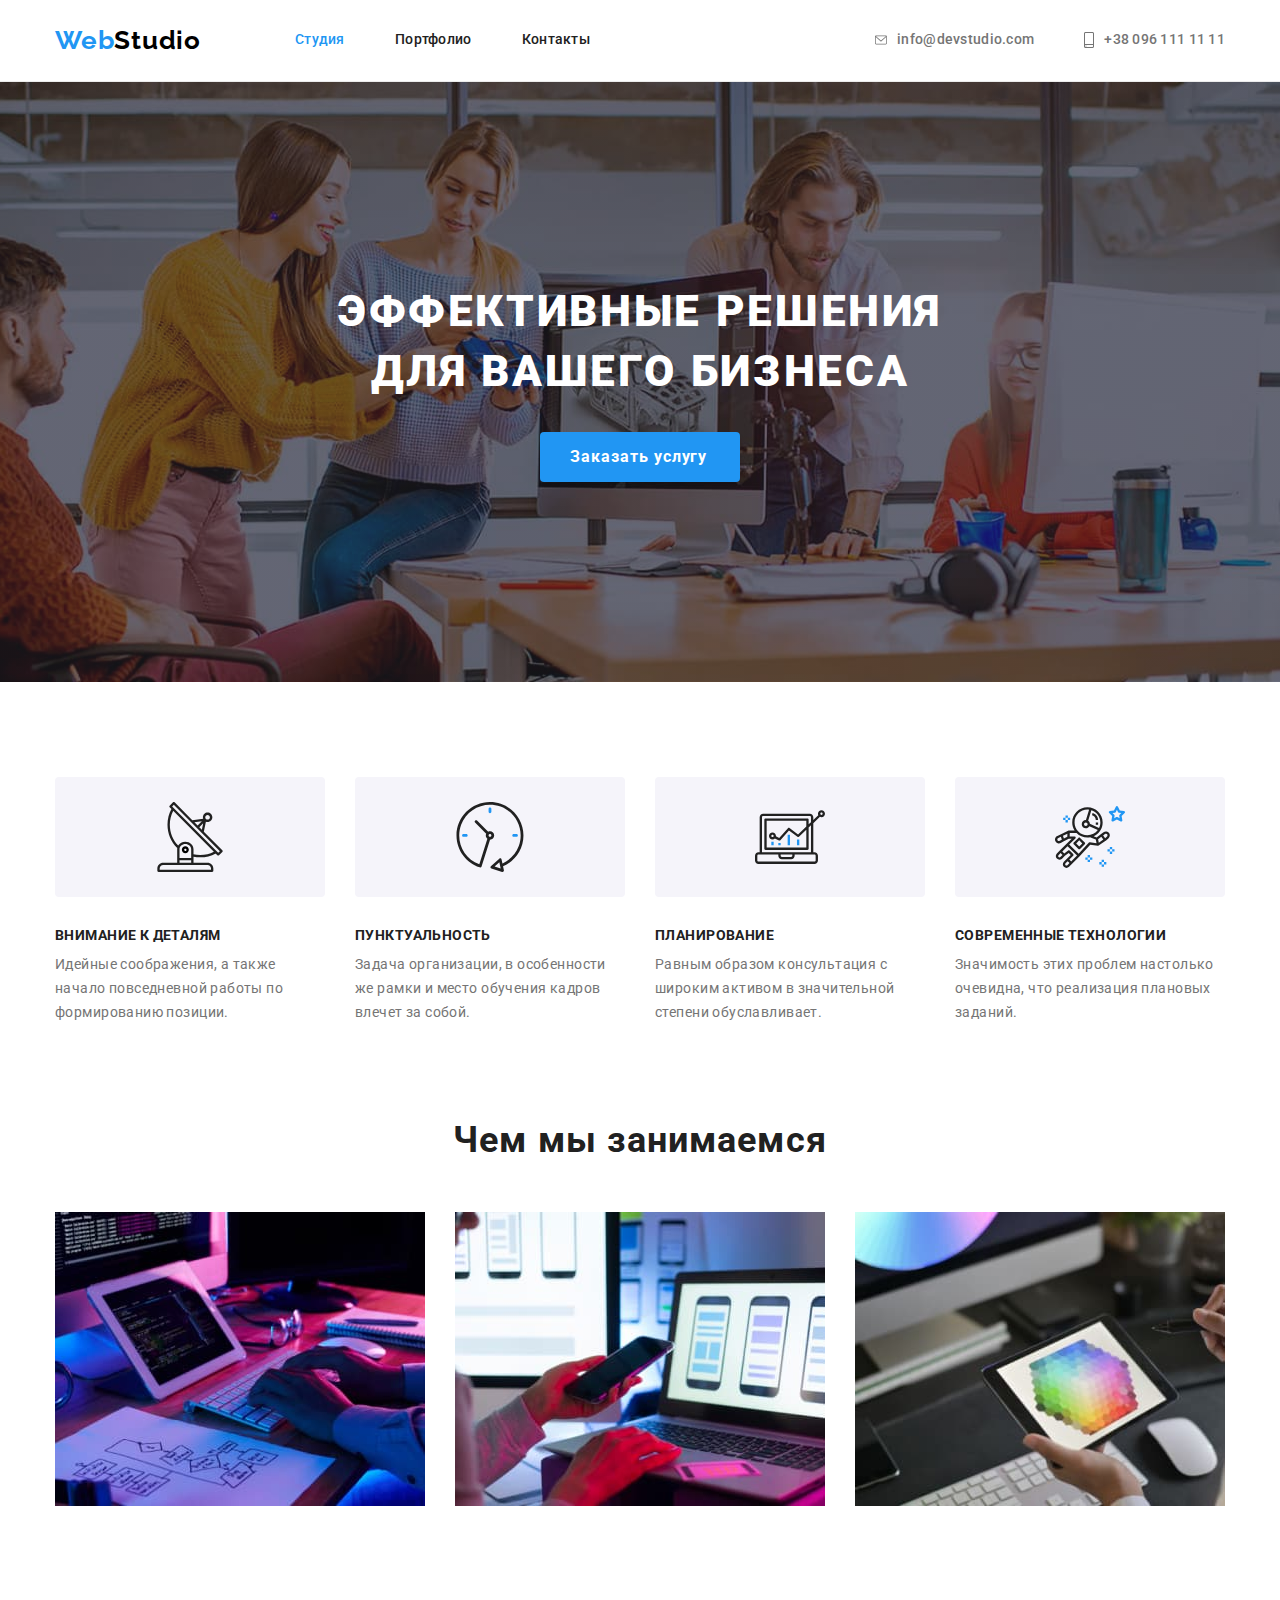
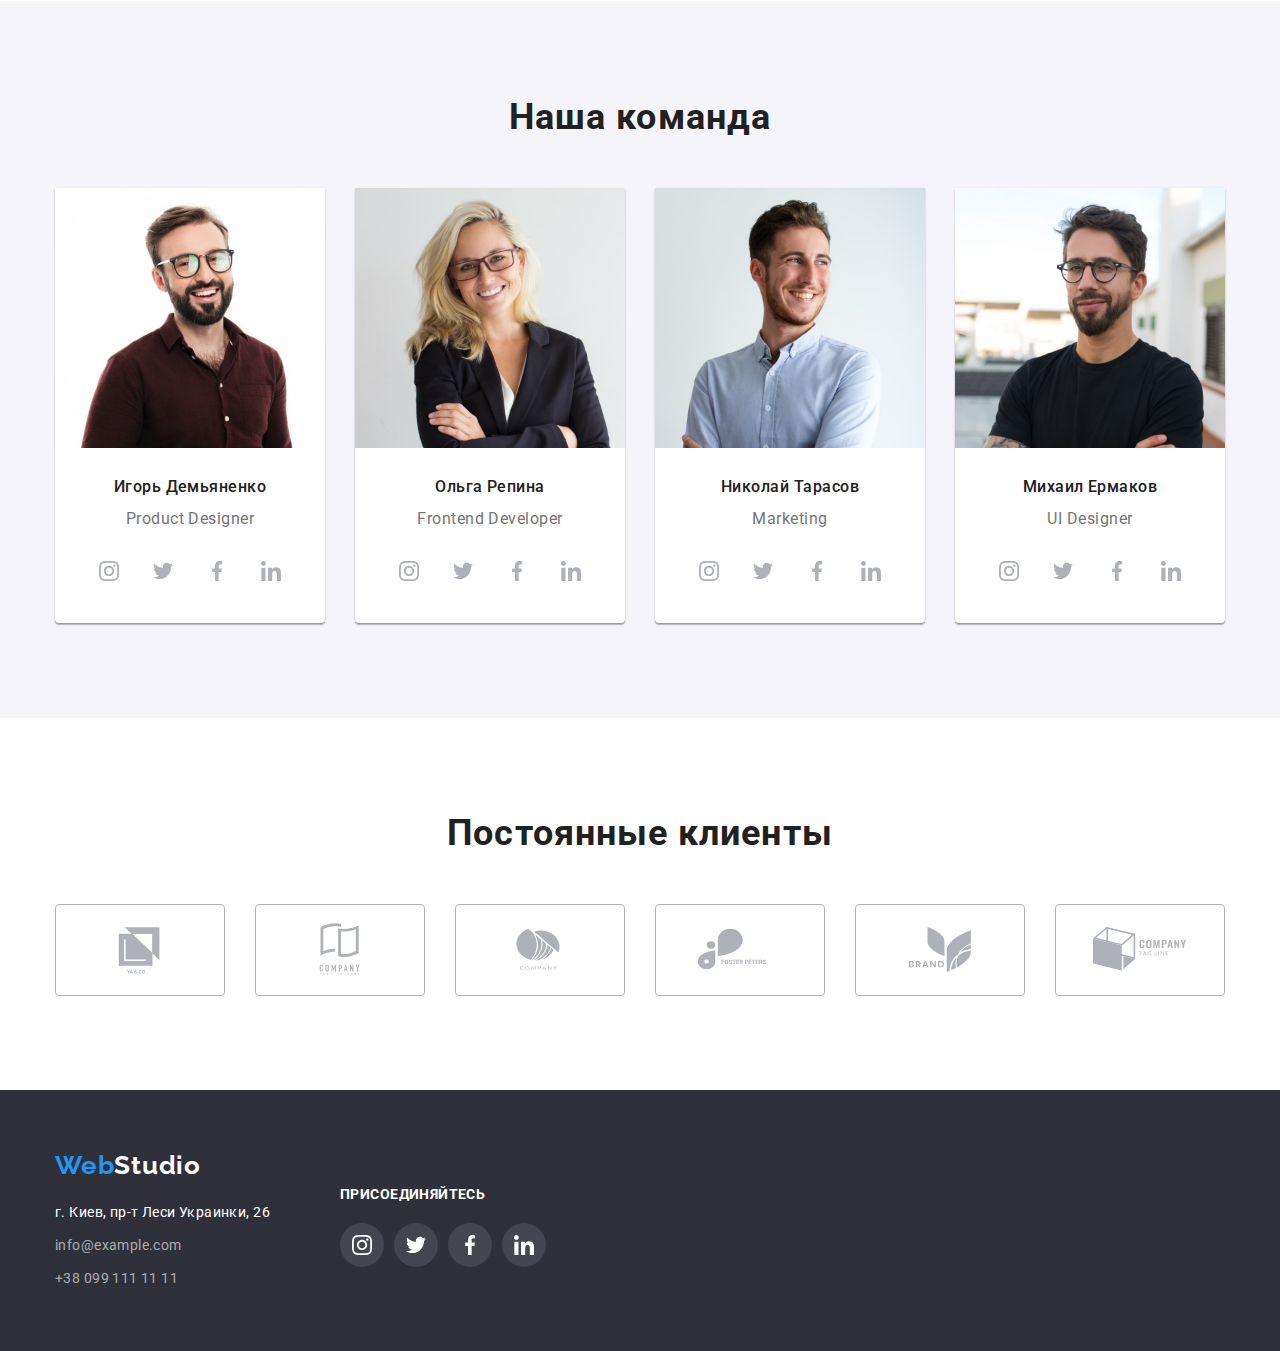
<file: index.html>
<!DOCTYPE html>
<html lang="ru">
<head>
    <meta charset="UTF-8">
    <meta http-equiv="X-UA-Compatible" content="IE=edge">
    <meta name="viewport" content="width=device-width, initial-scale=1.0">
    <title>Document</title>
    <link rel="stylesheet" href="./css/styles.css">
    <!-- fonts -->
    <link rel="preconnect" href="https://fonts.googleapis.com">
    <link rel="preconnect" href="https://fonts.gstatic.com" crossorigin>
    <link href="https://fonts.googleapis.com/css2?family=Raleway:wght@700&family=Roboto:wght@400;500;700;900&display=swap"
        rel="stylesheet">
    <!-- Normalize CSS -->
    <link rel="stylesheet" href="https://cdn.jsdelivr.net/npm/modern-normalize@1.1.0/modern-normalize.min.css" />
    <!-- my CSS -->
    <link rel="stylesheet" href="./css/styles.css">
</head>

<body class="body">
    <header class="page-header page-header-line">
        <section class="header-container container">
            <a class="logo link" href="./index.html">Web<span style="color:#000000 ;">Studio</span></a>
            <nav class="header-nav">
                <ul class="header-list list">
                    <li class="header-list-items"><a class="current-page link" href="./index.html">Студия</a></li>
                    <li class="header-list-items"><a class="pages-links link" href="./portfolio.html">Портфолио</a></li>
                    <li class="header-list-items"><a class="pages-links link" href="">Контакты</a></li>
                </ul>
            </nav>
        
            <ul class="header-mail-tel list">
                <li class="header-contacts"><a class="header-contacts-links mail link" href="mailto:info@devstudio.com">
                    <svg class="headericons" height="16" width="12">
                        <use href="./images/icons.svg#icon-hover-convert"></use>
                    </svg>
                    info@devstudio.com</a></li>
                <li class="header-contacts"><a class="header-contacts-links tel link" href="tel:+380961111111">
                    <svg class="headericons" height="16" width="10">
                        <use href="./images/icons.svg#icon-hover-smartphone"></use>
                    </svg>
                    +38 096 111 11 11</a></li>
            </ul>
        </section>
    </header>

<!-- уникальный контент -->
    <main>
        <!-- шапка -->
        <section class="solution">
            <div class="solution-block container">
                <h1 class="main-title">Эффективные решения для вашего бизнеса</h1>
                <button class="btn" type="button">Заказать услугу</button>
            </div>
        </section>

        <!-- особенности -->
        <section class="difference">
            <h2 hidden>Особенности</h2>

            <ul class="difference-list container list">
                <li class="difference-list-items">
                    <div class="icon-box">
                        <svg class="diff-icons" height="70" width="70">
                            <use href="./images/icons.svg#icon-antenna-1"></use>
                        </svg>
                    </div>
                    <h3 class="difference-list-header">Внимание к деталям</h3>
                    <p class="difference-list-paragraph">Идейные соображения, а также начало повседневной работы по формированию позиции.</p>
                </li>
                <li class="difference-list-items">
                    <div class="icon-box">
                        <svg class="diff-icons" height="70" width="70">
                            <use href="./images/icons.svg#icon-clock-1"></use>
                        </svg>
                    </div>
                    <h3 class="difference-list-header">Пунктуальность</h3>
                    <p class="difference-list-paragraph">Задача организации, в особенности же рамки и место обучения кадров влечет за собой.</p>
                </li>
                <li class="difference-list-items">
                    <div class="icon-box">
                        <svg class="diff-icons" height="70" width="70">
                            <use href="./images/icons.svg#icon-diagram-1"></use>
                        </svg>
                    </div>
                    <h3 class="difference-list-header">Планирование</h3>
                    <p class="difference-list-paragraph">Равным образом консультация с широким активом в значительной степени обуславливает.</p>
                </li>
                <li class="difference-list-items">
                    <div class="icon-box">
                        <svg class="diff-icons" height="70" width="70">
                            <use href="./images/icons.svg#icon-astronaut-1"></use>
                        </svg>
                    </div>
                    <h3 class="difference-list-header">Современные технологии</h3>
                    <p class="difference-list-paragraph">Значимость этих проблем настолько очевидна, что реализация плановых заданий.</p>
                </li>
            </ul>
        </section>
        <!-- чем мы занимаемся -->
        <section class="whatwedo container">
            <h2 class="body-headers">Чем мы занимаемся</h2>
            <ul class="whatwedo-list list">
                <li class="whatwedo-list-items"><a href=""><img width="370" height="294" src="./images/mainpage/chemzanimaesya1.jpg"
                    alt="человек набирает код на компьютере"></a></li>
                <li class="whatwedo-list-items"><a href=""><img width="370" height="294" src="./images/mainpage/chemzanimaesya2.jpg"
                    alt="человек разрабатывает дизайн приложения для смартфона"></a></li>
                <li class="whatwedo-list-items"><a href=""><img width="370" height="294" src="./images/mainpage/chemzanimaesya3.jpg"
                    alt="человек подбирает на планшете цветовую гамму для дизайна"></a></li>
            </ul>
        </section>
        <!-- наша команда -->
        <section class="command">
            <div class="container">
                <h2 class="body-headers">Наша команда</h2>
                    <ul class="command-list list">
                        <li class="command-cards">
                            <img width="270" height="260" src="./images/mainpage/main-comanda1-ID.jpg" alt="фото члена команды">
                            <div class="command-persons">
                                <h3 class="command-names">Игорь Демьяненко</h3>
                                <p class="command-proffession" lang="en">Product Designer</p>
                                <ul class="command-person-social-nets">
                                    <li class="list">
                                        <a class="socials-links link" href="">
                                            <svg class="command-icons" width="20px" height="20px">
                                            <use href="./images/icons.svg#icon-insta"></use>
                                            </svg>   
                                        </a>
                                    </li>
                                    <li class="list">
                                        <a class="socials-links link" href="">
                                            <svg class="command-icons">
                                            <use href="./images/icons.svg#icon-twitter"></use>
                                            </svg>   
                                        </a>
                                    </li>
                                    <li class="list">
                                        <a class="socials-links link" href="">
                                            <svg class="command-icons">
                                            <use href="./images/icons.svg#icon-facebook"></use>
                                            </svg>   
                                        </a>
                                    </li>
                                    <li class="list">
                                        <a class="socials-links link" href="">
                                            <svg class="command-icons">
                                            <use href="./images/icons.svg#icon-linkedin"></use>
                                            </svg>   
                                        </a>
                                    </li>
                                </ul>
                        </div>
                        </li>
                        <li class="command-cards">
                            <img width="270" height="260" src="./images/mainpage/main-comanda2-OR.jpg" 
                                alt="фото члена команды">
                            <div class="command-persons">
                                <h3 class="command-names">Ольга Репина</h3>
                                <p class="command-proffession" lang="en">Frontend Developer</p>
                                <ul class="command-person-social-nets">
                                    <li class="list">
                                        <a class="socials-links link" href="">
                                            <svg class="command-icons">
                                            <use href="./images/icons.svg#icon-insta"></use>
                                            </svg>   
                                        </a>
                                    </li>
                                    <li class="list">
                                        <a class="socials-links link" href="">
                                            <svg class="command-icons">
                                            <use href="./images/icons.svg#icon-twitter"></use>
                                            </svg>   
                                        </a>
                                    </li>
                                    <li class="list">
                                        <a class="socials-links link" href="">
                                            <svg class="command-icons">
                                            <use href="./images/icons.svg#icon-facebook"></use>
                                            </svg>   
                                        </a>
                                    </li>
                                    <li class="list">
                                        <a class="socials-links link" href="">
                                            <svg class="command-icons">
                                            <use href="./images/icons.svg#icon-linkedin"></use>
                                            </svg>   
                                        </a>
                                    </li>
                                </ul>
                            </div>
                        </li>
                        <li class="command-cards">
                            <img width="270" height="260" src="./images/mainpage/main-comanda3-NT.jpg" 
                                alt="фото члена команды">
                            <div class="command-persons">
                                <h3 class="command-names">Николай Тарасов</h3>
                                <p class="command-proffession" lang="en">Marketing</p>
                                <ul class="command-person-social-nets">
                                    <li class="list">
                                        <a class="socials-links link" href="">
                                            <svg class="command-icons">
                                            <use href="./images/icons.svg#icon-insta"></use>
                                            </svg>   
                                        </a>
                                    </li>
                                    <li class="list">
                                        <a class="socials-links link" href="">
                                            <svg class="command-icons">
                                            <use href="./images/icons.svg#icon-twitter"></use>
                                            </svg>   
                                        </a>
                                    </li>
                                    <li class="list">
                                        <a class="socials-links link" href="">
                                            <svg class="command-icons">
                                            <use href="./images/icons.svg#icon-facebook"></use>
                                            </svg>   
                                        </a>
                                    </li>
                                    <li class="list">
                                        <a class="socials-links link" href="">
                                            <svg class="command-icons">
                                            <use href="./images/icons.svg#icon-linkedin"></use>
                                            </svg>   
                                        </a>
                                    </li>
                                </ul>
                            </div>
                        </li>
                        <li class="command-cards">
                            <img width="270" height="260" src="./images/mainpage/main-comanda4-ME.jpg" 
                                alt="фото члена команды">
                            <div class="command-persons">
                                <h3 class="command-names">Михаил Ермаков</h3>
                                <p class="command-proffession" lang="en">UI Designer</p>
                                <ul class="command-person-social-nets">
                                    <li class="list">
                                        <a class="socials-links link" href="">
                                            <svg class="command-icons">
                                            <use href="./images/icons.svg#icon-insta"></use>
                                            </svg>   
                                        </a>
                                    </li>
                                    <li class="list">
                                        <a class="socials-links link" href="">
                                            <svg class="command-icons">
                                            <use href="./images/icons.svg#icon-twitter"></use>
                                            </svg>   
                                        </a>
                                    </li>
                                    <li class="list">
                                        <a class="socials-links link" href="">
                                            <svg class="command-icons">
                                            <use href="./images/icons.svg#icon-facebook"></use>
                                            </svg>   
                                        </a>
                                    </li>
                                    <li class="list">
                                        <a class="socials-links link" href="">
                                            <svg class="command-icons">
                                            <use href="./images/icons.svg#icon-linkedin"></use>
                                            </svg>   
                                        </a>
                                    </li>
                                </ul>
                            </div>
                        </li>
                    </ul>
            </div>
        </section>
        <!-- Постоянные клиенты -->
        <section class="customers">
            <div class="container">
                <h2 class="body-headers">Постоянные клиенты</h2>
                <ul class="customers-list list">
                    <li class="customers-items">
                        <a href="" class="customers-links">
                            <svg class="customers-icons">
                                <use href="./images/icons.svg#icon-logo-1"></use>
                            </svg>
                        </a>
                    </li>
                    <li class="customers-item">
                        <a href="#" class="customers-links">
                            <svg class="customers-icons">
                                <use href="./images/icons.svg#icon-logo-2"></use>
                            </svg>
                        </a>
                    </li>
                    <li class="customers-item">
                        <a href="#" class="customers-links">
                            <svg class="customers-icons">
                                <use href="./images/icons.svg#icon-logo-3"></use>
                            </svg>
                        </a>
                    </li>
                    <li class="customers-item">
                        <a href="#" class="customers-links">
                            <svg class="customers-icons">
                                <use href="./images/icons.svg#icon-logo-4"></use>
                            </svg>
                        </a>
                    </li>
                    <li class="customers-item">
                        <a href="#" class="customers-links">
                            <svg class="customers-icons">
                                <use href="./images/icons.svg#icon-logo-5"></use>
                            </svg>
                        </a>
                    </li>
                    <li class="customers-item">
                        <a href="#" class="customers-links">
                            <!-- <svg class="customers-svg" width="106" heigth="60"> -->
                            <svg class="customers-icons">
                                <use href="./images/icons.svg#icon-logo-6"></use>
                            </svg>
                        </a>
                    </li>
                </ul>
            </div>
        </section>

    </main>


    <!-- футер -->
    <footer class="footer">
        <div class="container">
            <div class="footer-logo-addr">
                <a class="logo link" href="./index.html">Web<span style="color:#FFFFFF">Studio</span></a>
                    <div class="address-content">
                        <address class="address">
                            <p class="footer-address">г. Киев, пр-т Леси Украинки, 26</p>
                            <ul class="footer-list list">
                                <li class="footer-contacts-el"><a class="footer-contacts link" href="mailto:info@example.com">info@example.com</a></li>
                                <li class="footer-contacts-el"><a class="footer-contacts link" href="tel:+380991111111">+38 099 111 11 11</a></li>
                            </ul>
                        </address>
                    </div>
            </div>
            <div class="footer-wellcome-links">
                <h2 class="footer-wellcome-title">присоединяйтесь</h2>
                    <ul class="footer-social-list list">
                        <li class="footer-social-items">
                            <a href="https://www.instagram.com" class="footer-social-links">
                                <svg class="footer-social-icons">
                                    <use href="./images/icons.svg#icon-insta"></use>
                                </svg>
                            </a>
                        </li>
                        <li class="footer-social-items">
                            <a href="https://twitter.com" class="footer-social-links">
                                <svg class="footer-social-icons">
                                    <use href="./images/icons.svg#icon-twitter"></use>
                                </svg>
                            </a>
                        </li>
                        <li class="footer-social-items">
                            <a href="https://www.facebook.com/" class="footer-social-links">
                                <svg class="footer-social-icons">
                                    <use href="./images/icons.svg#icon-facebook"></use>
                                </svg>
                            </a>
                        </li>
                        <li class="footer-social-items">
                            <a href="https://linkedin.com" class="footer-social-links">
                                <svg class="footer-social-icons">
                                    <use href="./images/icons.svg#icon-linkedin"></use>
                                </svg>
                            </a>
                        </li>
                    </ul>
            </div>
        </div>
    </footer>
    
</body>
</html>
</file>
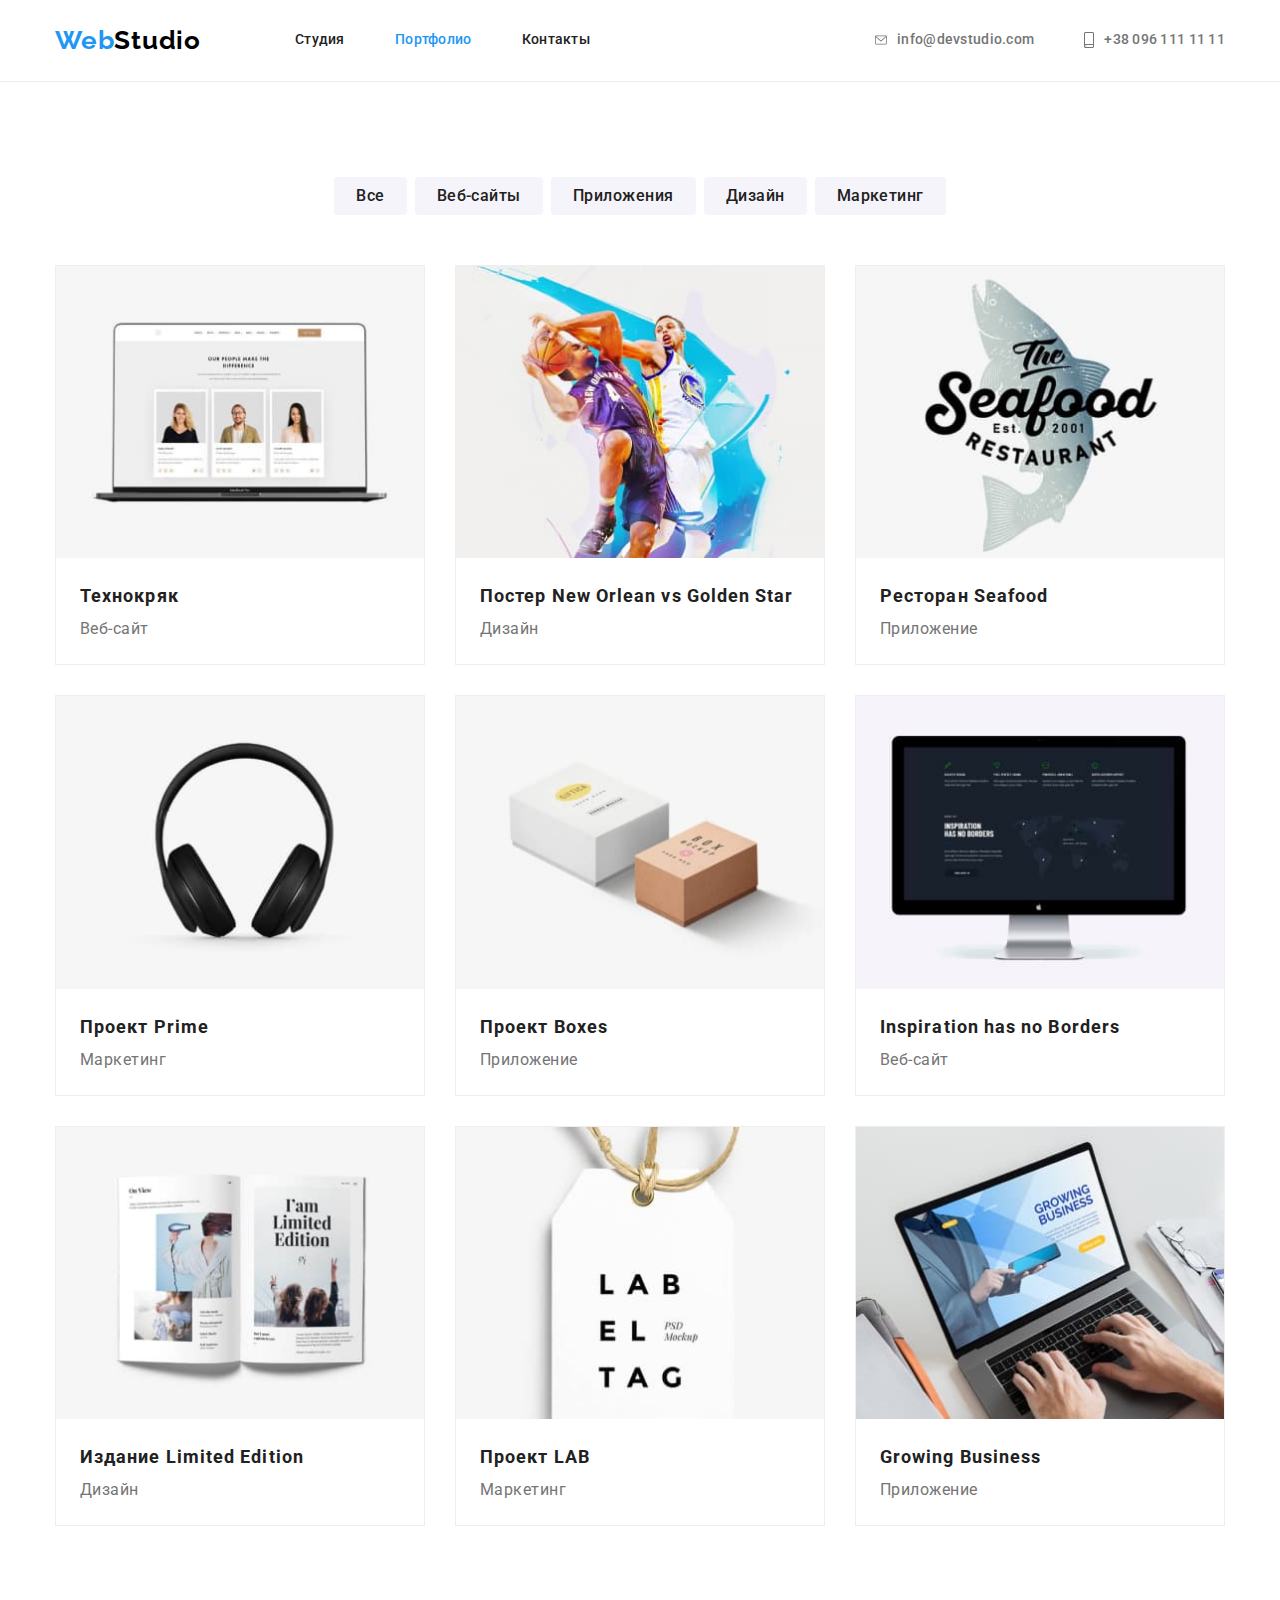
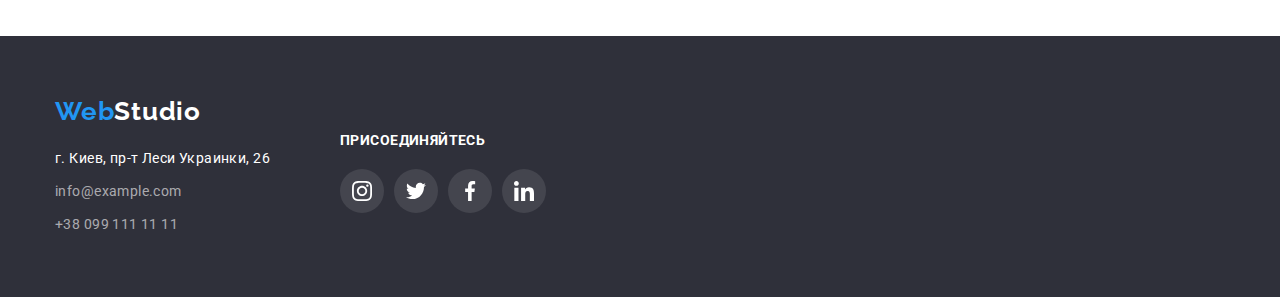
<file: portfolio.html>
<!DOCTYPE html>
<html lang="en">
<head>
    <meta charset="UTF-8">
    <meta http-equiv="X-UA-Compatible" content="IE=edge">
    <meta name="viewport" content="width=device-width, initial-scale=1.0">
    <title>Document</title>
    <link rel="stylesheet" href="./css/styles.css">
    <!-- fonts -->
    <link rel="preconnect" href="https://fonts.googleapis.com">
    <link rel="preconnect" href="https://fonts.gstatic.com" crossorigin>
    <link href="https://fonts.googleapis.com/css2?family=Raleway:wght@700&family=Roboto:wght@400;500;700;900&display=swap"
        rel="stylesheet">
    <!-- Normalize CSS -->
    <link rel="stylesheet" href="https://cdn.jsdelivr.net/npm/modern-normalize@1.1.0/modern-normalize.min.css" />
    <!-- my CSS -->
    <link rel="stylesheet" href="./css/styles.css">
</head>

<body>
    <header class="page-header page-header-line">
        <section class="header-container container">
            <a class="logo link" href="./index.html">Web<span style="color:#000000 ;">Studio</span></a>
            <nav class="header-nav">
                <ul class="header-list list">
                    <li class="header-list-items"><a class="pages-links link" href="./index.html">Студия</a></li>
                    <li class="header-list-items"><a class="current-page link" href="./portfolio.html">Портфолио</a></li>
                    <li class="header-list-items"><a class="pages-links link" href="">Контакты</a></li>
                </ul>
            </nav>
        
            <ul class="header-mail-tel list">
                <li class="header-contacts"><a class="header-contacts-links mail link" href="mailto:info@devstudio.com">
                    <svg class="headericons" height="16" width="12">
                        <use href="./images/icons.svg#icon-hover-convert"></use>
                    </svg>
                    info@devstudio.com</a></li>
                <li class="header-contacts"><a class="header-contacts-links tel link" href="tel:+380961111111">
                    <svg class="headericons" height="16" width="10">
                        <use href="./images/icons.svg#icon-hover-smartphone"></use>
                    </svg>
                    +38 096 111 11 11</a></li>
            </ul>
        </section>
    </header>
    <!-- уникальный контент -->
    <main>
        <!-- фильтры -->
        <section class="portfolio-all">
            <div class="list portfolio-main-block container">
                <h2 hidden>Кнопки фильтров проектов</h2>
                <ul class="portfolio-buttons list">
                    <li class="filters-btn-all"><button class="filters-btn" type="button">Все</button></li>
                    <li class="filters-btn-all"><button class="filters-btn" type="button">Веб-сайты</button></li>
                    <li class="filters-btn-all"><button class="filters-btn" type="button">Приложения</button></li>
                    <li class="filters-btn-all"><button class="filters-btn" type="button">Дизайн</button></li>
                    <li class="filters-btn-all"><button class="filters-btn" type="button">Маркетинг</button></li>
                </ul>
            <!-- проекты -->
                <h2 hidden>Карточки проектов</h2>
                <ul class="list container proj-cards cards-netting">
                    <li class="card-netting-item">
                        <img src="./images/portfolio/proj-01.jpg" alt="страница сайта с фотографиями сотрудников">
                        <div class="cards-text"><h3 class="proj-names">Технокряк</h3>
                        <p class="proj-descrtipions">Веб-сайт</p>
                        </div>
                    </li>
                    <li class="card-netting-item">
                        <img src="./images/portfolio/proj-02.jpg" alt="два спортсмена играют в баскетбол">
                        <div class="cards-text"><h3 class="proj-names" lang="en">Постер New Orlean vs Golden Star</h3>
                        <p class="proj-descrtipions">Дизайн</p>
                        </div>
                    </li>
                    <li class="card-netting-item">
                        <img src="./images/portfolio/proj-03.jpg" alt="лого ресторана">
                        <div class="cards-text"><h3 class="proj-names">Ресторан <span lang="en">Seafood</span></h3>
                        <p class="proj-descrtipions">Приложение</p>
                        </div>
                    </li>
                    <li class="card-netting-item">
                        <img src="./images/portfolio/proj-04.jpg" alt="наушники">
                        <div class="cards-text"><h3 class="proj-names">Проект <span lang="en">Prime</span></h3>
                        <p class="proj-descrtipions">Маркетинг</p>
                        </div>
                    </li>
                    <li class="card-netting-item">
                        <img src="./images/portfolio/proj-05.jpg" alt="упаковочные коробки">
                        <div class="cards-text"><h3 class="proj-names">Проект <span lang="en">Boxes</span></h3>
                        <p class="proj-descrtipions">Приложение</p>
                        </div>
                    </li>
                    <li class="card-netting-item">
                        <img src="./images/portfolio/proj-06.jpg" alt="изображение сайта">
                        <div class="cards-text"><h3 class="proj-names" lang="en">Inspiration has no Borders</h3>
                        <p class="proj-descrtipions">Веб-сайт</p>
                        </div>
                    </li>
                    <li class="card-netting-item">
                        <img src="./images/portfolio/proj-07.jpg" alt="книга">
                        <div class="cards-text"><h3 class="proj-names">Издание <span lang="en">Limited Edition</span></h3>
                        <p class="proj-descrtipions">Дизайн</p>
                        </div>
                    </li>
                    <li class="card-netting-item">
                        <img src="./images/portfolio/proj-08.jpg" alt="бирка с лого проекта">
                        <div class="cards-text"><h3 class="proj-names">Проект <span lang="en">LAB</span></h3>
                        <p class="proj-descrtipions">Маркетинг</p>
                        </div>
                    </li>
                    <li class="card-netting-item">
                        <img src="./images/portfolio/proj-09.jpg" alt="человек печатает на ноутбуке">
                        <div class="cards-text"><h3 class="proj-names" lang="en">Growing Business</h3>
                        <p class="proj-descrtipions">Приложение</p>
                        </div>
                    </li>
                </ul>
            </div>
      </section>
    </main>

    <!-- футер -->
    <footer class="footer">
        <div class="container">
            <div class="footer-logo-addr">
                <a class="logo link" href="./index.html">Web<span style="color:#FFFFFF">Studio</span></a>
                    <div class="address-content">
                        <address class="address">
                            <p class="footer-address">г. Киев, пр-т Леси Украинки, 26</p>
                            <ul class="footer-list list">
                                <li class="footer-contacts-el"><a class="footer-contacts link" href="mailto:info@example.com">info@example.com</a></li>
                                <li class="footer-contacts-el"><a class="footer-contacts link" href="tel:+380991111111">+38 099 111 11 11</a></li>
                            </ul>
                        </address>
                    </div>
            </div>
            <div class="footer-wellcome-links">
                <h2 class="footer-wellcome-title">присоединяйтесь</h2>
                    <ul class="footer-social-list list">
                        <li class="footer-social-items">
                            <a href="https://www.instagram.com" class="footer-social-links">
                                <svg class="footer-social-icons">
                                    <use href="./images/icons.svg#icon-insta"></use>
                                </svg>
                            </a>
                        </li>
                        <li class="footer-social-items">
                            <a href="https://twitter.com" class="footer-social-links">
                                <svg class="footer-social-icons">
                                    <use href="./images/icons.svg#icon-twitter"></use>
                                </svg>
                            </a>
                        </li>
                        <li class="footer-social-items">
                            <a href="https://www.facebook.com/" class="footer-social-links">
                                <svg class="footer-social-icons">
                                    <use href="./images/icons.svg#icon-facebook"></use>
                                </svg>
                            </a>
                        </li>
                        <li class="footer-social-items">
                            <a href="https://linkedin.com" class="footer-social-links">
                                <svg class="footer-social-icons">
                                    <use href="./images/icons.svg#icon-linkedin"></use>
                                </svg>
                            </a>
                        </li>
                    </ul>
            </div>
        </div>
    </footer>




</body>
</html>
</file>
<file: css/styles.css>
:root {
    /* text colors */
    --main-dark: #212121;
    --main-grey: #757575;
    --hover-focus: #2196F3;

    /* bg-colors */
    --header-footer: #2F303A;
    --comm-social-link: #AFB1B8;
    /* --color1: red; */

    /* others */
    /* для сітки% */
    /* кількість карток в рядку */
    --items: 3;
    /* відступи між картками */
    --indent: 30px;

}

body {
    font-family: Roboto, Raleway;
    background-color: white;
}

/* reset */
h1,
h2,
h3,
h4,
p {
	margin: 0;
}

img {
	display: block;
	max-width: 100%;
	height: auto;
}


.page-header {
    padding-top: 25px;
    padding-bottom: 25px;
}

 .page-header-line {
    border-bottom: 1px solid #ECECEC;
    margin-left: auto;
    margin-right: auto;
 }

.page-main {
    display: flex;
    justify-content: center;
}

.container {
	width: 1200px;
	padding-left: 15px;
	padding-right: 15px;
    margin-left: auto;
    margin-right: auto;
}
.header-container,
.footer .container {
	display: flex;
	align-items: center;
}


.link {
    text-decoration: none;
}

.link:hover,
.link:focus {
    color: var(--hover-focus);
}

.list {
    list-style: none;
    padding: 0px;
    margin: 0px;
}

.current-page {
    color: #2196F3;
}

.pages-links {
    color: var(--main-dark);
}


.logo {
    display: flex;
    width: 145px;
    font-family: 'Raleway';
    font-style: normal;
    font-weight: 700;
    font-size: 26px;
    line-height: 1.19;
    letter-spacing: 0.03em;
    color: #2196F3;
}


/* .header-nav, */
.header-list {
    display: flex;
    justify-content: space-between;
    padding: 0px;
    width: 295px;
    margin-left: 95px;
    }


.header-mail-tel {
    display: flex; 
    padding: 0px;
    margin-left: auto;
    margin-right: 0px;
    justify-content: space-between;
}

.header-contacts {
    font-weight: 500;
    font-size: 14px;
    line-height: 1.14;
    letter-spacing: 0.02em;
    color: #757575;
}

.header-contacts-links {
    display: flex;
    align-items: center;
    color: var(--main-grey);
    min-width: max-content;
}

.header-contacts-links:hover,
.header-contacts-links:focus {
    fill: var(--hover-focus);
}


.header-contacts:not(:last-child) {
    margin-right: 50px;
}
.header-contacts:last-child {
    margin-right: 0px;
}
.headericons {
    display: block;
    margin-right: 10px;
    fill: currentColor;
}

.headericons:hover,
.headericons:focus {
    fill: var(--hover-focus);
}

.header-list-items {
    font-weight: 500;
    font-size: 14px;
    line-height: 1.14;
    letter-spacing: 0.02em;
}


.solution {
    padding: 200px 0px;
    max-width: 1600px;
    margin-left: auto;
	margin-right: auto;
    background-image: 
    linear-gradient(
        to right,
         rgba(47, 48, 58, 0.4), 
         rgba(47, 48, 58, 0.4)),
     url(../images/mainpage/hero-bg-img.jpg);
    background-repeat: no-repeat;
    background-position: center;
    background-size: cover;
}

.solution-block {
    margin-left: auto;
	margin-right: auto;
}


.btn {
    display: flex;
    font-family: 'Roboto';
    font-style: normal;
    font-weight: 700;
    font-size: 16px;
    line-height: 1.88;
    align-items: center;
    text-align: center;
    letter-spacing: 0.06em;
    color: #FFFFFF;
    background-color: var(--hover-focus);
    border: none;
    box-shadow: 0px 4px 4px rgba(0, 0, 0, 0.15);
    border-radius: 4px;
    cursor: pointer;
    min-width: 200px;
    max-width: max-content;
    padding: 10px 30px;
    margin-left: auto;
    margin-right: auto;
}

.solution,
.footer {
    background-color: var(--header-footer);
}

.main-title {
    font-weight: 900;
    font-size: 44px;
    line-height: 1.36;
    text-align: center;
    letter-spacing: 0.06em;
    text-transform: uppercase;
    padding-bottom: 30px;
    color: #FFFFFF;
    width: 695px;
    margin-top: 0px;
    margin-left: auto;
    margin-right: auto;
}


.btn:hover,
.btn:focus,
.filters-btn:hover,
.filters-btn:focus {
    background-color: #188CE8;
}

.filters-btn {
    font-family: 'Roboto';
    font-style: normal;
    font-weight: 500;
    font-size: 16px;
    line-height: 1.62;
    text-align: center;
    letter-spacing: 0.03em;
    color: #212121;
    background-color: #F5F4FA;
    border-radius: 4px;
    border: none;
    cursor: pointer;
}

.filters-btn:hover,
.filters-btn:focus {
    color: #FFFFFF;
    ;
}

.difference{
    padding: 95px 0px;

}

.difference-list {
    display: flex;
    justify-content: space-between;
    margin-left: auto;
	margin-right: auto;
    padding-left: 15px;
    padding-right: 15px;
}

.difference-list-items {
    width: 270px;
}

.difference-list-header {
    font-weight: 700;
    font-size: 14px;
    line-height: 16px;
    letter-spacing: 0.03em;
    text-transform: uppercase;
    color: #212121;
    margin-bottom: 10px;
}

.icon-box {
    display: flex;
    width: 270px;
    height: 120px;
    justify-content: center;
    align-items: center;
    background-color: #F5F4FA;
    margin-bottom: 30px;
    border-radius: 4px;
}


.difference-list-paragraph {
    font-size: 14px;
    line-height: 1.71;
    letter-spacing: 0.03em;
    color: #757575;
}

.whatwedo {
    margin-left: auto;
	margin-right: auto;
    padding-bottom: 95px;
}

.whatwedo-list {
    display: flex;
    justify-content: space-between;

}

.command {
    padding: 95px 0px;
}

.command-list {
    display: flex;

    justify-content: space-between;
}

.body-headers {
    font-weight: 700;
    font-size: 36px;
    line-height: 1.17;
    text-align: center;
    letter-spacing: 0.03em;
    color: #212121;
    margin-bottom: 50px;
}

.command-persons {
    padding: 30px 0px;
}

.command-names {
    font-weight: 500;
    font-size: 16px;
    line-height: 1.17;
    text-align: center;
    letter-spacing: 0.03em;
    color: #212121;
    margin-bottom: 10px;
}

.command-proffession {
    font-size: 16px;
    line-height: 1.67;
    text-align: center;
    letter-spacing: 0.03em;
    color: #757575;
}

.command {
    background: #F5F4FA;
    margin-left: auto;
    margin-right: auto;
}

.command-cards {
    width: 270px;
    background: #FFFFFF;
    box-shadow: 0px 1px 3px rgba(0, 0, 0, 0.12), 0px 1px 1px rgba(0, 0, 0, 0.14), 0px 2px 1px rgba(0, 0, 0, 0.2);
    border-radius: 0px 0px 4px 4px;
}

.command-person-social-nets {
    display: flex;
    width: 206px;
    height: 44px;
    margin-left: auto;
    margin-right: auto;
    margin-bottom: 0;
    margin-top: 16px;
    padding: 0;
    justify-content: space-between;
}




.socials-links {
    display: flex;
    width: 44px;
    height: 44px;
    align-items: center;
    justify-content: center;
    border-radius: 50%;
    color: var(--comm-social-link);
}

.socials-links:hover,
.socials-links:focus {
    background: var(--hover-focus);
    color: #fff;
    border-radius: 50%;
} 



.command-icons {
    display: flex;
    width: 20px;
    height: 20px;
    fill: currentColor;

}

.customers {
    padding-top: 94px;
    padding-bottom: 94px;
}

.customers-list {
    display: flex;
    justify-content: space-between;
}



.customers-links {
    display: flex;
    align-items: center;
    justify-content: center;
    width: 170px;
    height: 92px;
    border: 1px solid var(--comm-social-link);
    border-radius: 4px;
    color: var(--comm-social-link);
}

.customers-links:hover,
.customers-links:focus {
    border: 1px solid var(--hover-focus);
    color: var(--hover-focus);
}


.customers-icons {
    width: 106px;
    height: 60px;
    fill: currentColor;
}

.address {
    font-style: normal;
    font-size: 14px;
    line-height: 1.71;
    letter-spacing: 0.03em;
    color: #FFFFFF;
}

.address-content {
    margin-top: 20px;
    padding: 0px;
}

.footer {
padding-top: 60px;
padding-bottom: 60px;
margin-left: auto;
margin-right: auto;
}

.footer-logo-addr {
    display: inline-block; 
}

.footer-contacts {
    font-size: 14px;
    line-height: 1.71;
    letter-spacing: 0.03em;
    color: rgba(255, 255, 255, 0.6);
} 

.footer-contacts-el:last-child {
    margin-top: 9px;
}


.footer-list {
    margin-top: 9px;
}

.footer-wellcome-links {
    margin-left: 70px;
    padding-top: 12px;
}

.footer-wellcome-title {
    font-weight: 700;
    font-size: 14px;
    line-height: 1.14;
    letter-spacing: 0.03em;
    text-transform: uppercase;
    color: #fff;
    margin-bottom: 20px;
}

.footer-social-list {
    display: flex;
    width: 206px;
    justify-content: space-between;
    align-content: center;
}

.footer-social-links {
    display: flex;
    align-items: center;
    justify-content: center;
    width: 44px;
    height: 44px;
    border-radius: 50%;
    background: rgba(255, 255, 255, 0.1);
}

.footer-social-links:hover,
.footer-social-links:focus {
    background: var(--hover-focus);
}

.footer-social-icons {
    fill: #fff;
    width: 20px;
    height: 20px;
}

/* portfolio */

.portfolio-all {
    padding-top: 95px;
    padding-bottom: 95px;
}

.portfolio-main-block {
    margin-left: auto;
    margin-right: auto;
}

.portfolio-buttons {
    display: flex;
    justify-content: center;
}


.filters-btn {
    padding: 6px 22px;
}

.filters-btn-all:not(:last-child) {
    margin-right: 8px;
}


.proj-cards {
    margin-top: 35px;
}

.cards-netting {
    display: flex;
    flex-wrap: wrap;
  }
  .card-netting-item {
    display: flex;
    flex-direction: column;
    flex-basis: calc((100% - var(--indent) * var(--items)) / var(--items));
    margin: calc(var(--indent) / 2);
    border: 1px solid #EEEEEE;
  }

.card-netting-item:hover,
.card-netting-item:focus {
    box-shadow: 0px 1px 1px rgba(0, 0, 0, 0.12), 0px 4px 4px rgba(0, 0, 0, 0.06),
      1px 4px 6px rgba(0, 0, 0, 0.16);
}
  
.proj-names {
    font-weight: 700;
    font-size: 18px;
    line-height: 2.00;
    letter-spacing: 0.06em;
    color: #212121;
}

.cards-text {
    padding: 20px 24px;
}

.proj-descrtipions {
    font-size: 16px;
    line-height: 1.88;
    letter-spacing: 0.03em;
    color: #757575;
}
</file>
